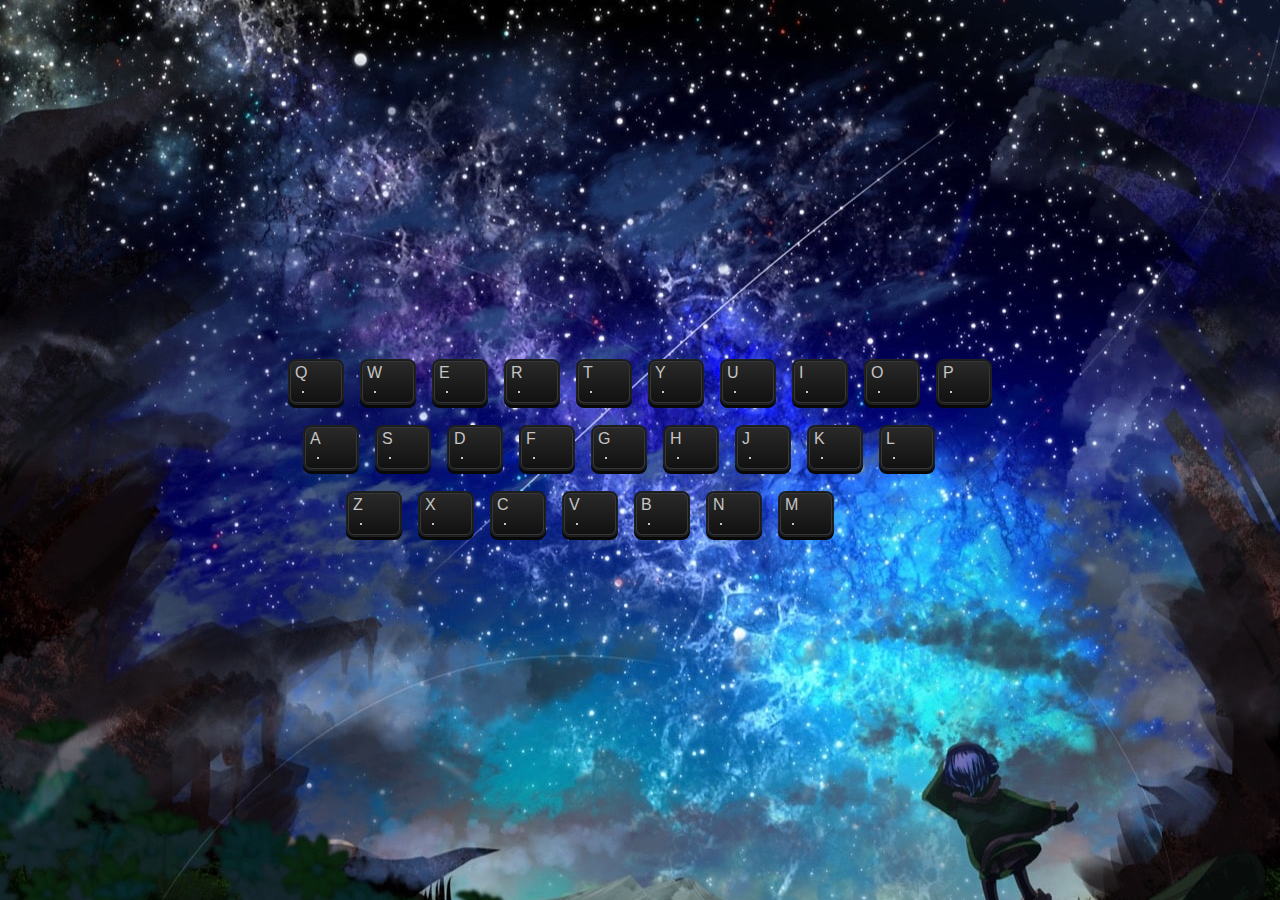
<file: nav-demo/index.html>
<!doctype html>
<html lang="en">
<head>
    <meta charset="UTF-8">
    <meta name="viewport"
          content="width=device-width, user-scalable=no, initial-scale=1.0, maximum-scale=1.0, minimum-scale=1.0">
    <meta http-equiv="X-UA-Compatible" content="ie=edge">
    <link rel="stylesheet" href="./css/style.css">
    <title>nav-demo</title>
</head>
<body>
    <header></header>
    <main>
        <div class="wrapper" id="main">

        </div>
    </main>
        <script>
            //初始化数据
            var keys = {
                '0': {0:'q',1:'w',2:'e',3:'r',4:'t',5:'y',6:'u',7:'i',8:'o',9:'p',length:10},
                '1': {0:'a',1:'s',2:'d',3:'f',4:'g',5:'h',6:'j',7:'k',8:'l',length:9},
                '2': {0:'z',1:'x',2:'c',3:'v',4:'b',5:'n',6:'m',length:7},
                'length': 3
            }
            var hash = {
                'q': 'qq.com', 'w': 'weibo.com'
            }
            var hashInLocalStorage=JSON.parse(localStorage.getItem('zzz'|| 'null'))
            if(hashInLocalStorage){
				hash = hashInLocalStorage
            }
            
            
            //生成键盘
            console.log(keys['length'])
            for (var index=0;index<keys['length'];index=index+1){
                var div = document.createElement('div')
                main.appendChild(div)
                div.className='row'

                var row=keys[index]
                console.log(keys[index])
                for (var index2=0;index2<row['length'];index2=index2+1){
                    var kbd=document.createElement('kbd')
                    kbd.className='key'
                    div.appendChild(kbd)
                    var span =document.createElement('span')
                    span.textContent=row[index2]
                    span.className='text'
                    kbd.appendChild(span)

                    var button=document.createElement('button')
                    button.id=row[index2]
                    //点击button按钮
                    button.onclick=function(click){
                        var button2=click['target']
                        console.log(click['target'])
                        var img2=button2.previousSibling
                        var key=button2['id']
                        var x=prompt('给我一个网址')
                        hash[key] = x  // hash 变更
                        img2.src = 'http://'+x + '/favicon.ico'
                        img2.onerror = function(xxx){
                            xxx.target.src = './ico.png'
                        }
                        localStorage.setItem('zzz', JSON.stringify(hash))
                    }
                    button.textContent='编辑'
                    kbd.appendChild(button)

                    var img=document.createElement('img')
                    if(hash[row[index2]]){
                        img.src = 'http://'+ hash[row[index2]] + '/favicon.ico'
                    }else{
                        img.src = './ico.png'
                    }
                    img.onerror = function(xxx){
                        xxx.target.src = './ico.png'
                    }
                    kbd.appendChild(img)
                }
            }


            //3、监听用户动作
            document.onkeypress=function (press) {
                var key = press['key']
                var website =hash[key]
                window.open('http://'+website, '_blank')

            }


            //工具函数
                

        </script>
</body>
</html>
</file>
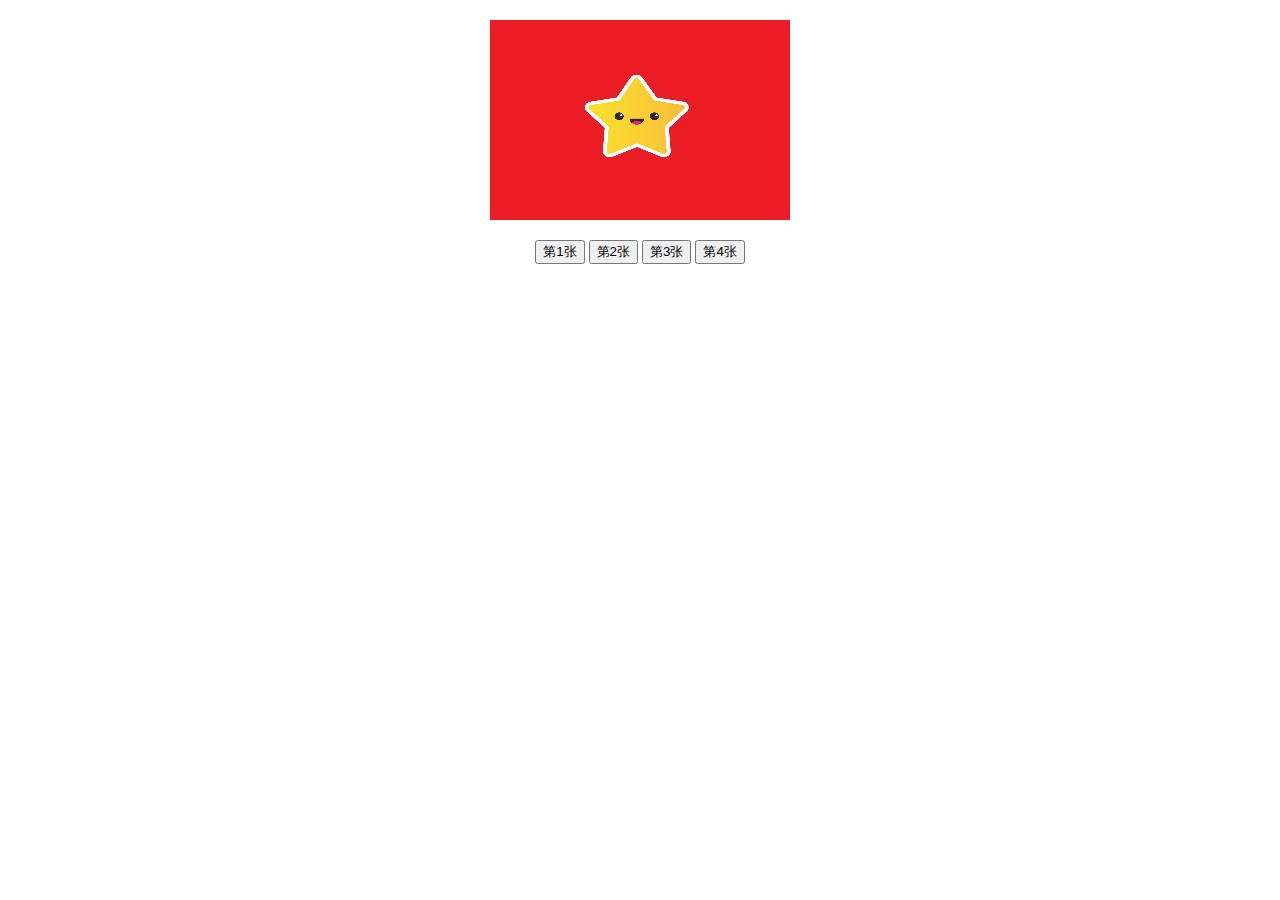
<file: Carousel/Carousel/index.html>
<!DOCTYPE html>
<html>

<head>
    
    <meta charset="utf-8">
    <script src="//code.jquery.com/jquery-2.1.1.min.js"></script>
    <link rel="stylesheet" href="css/style.css">
    <title>CarouselLoop</title>
    
</head>

<body>
    <div class="wrapper">
        <div class="window">
            <div class="images" id="images">
                <img src="./img/1.png" width=300 alt="图片1" height=200>
                <img src="./img/2.png" width=300 alt="图片2" height=200>
                <img src="./img/3.png" width=300 alt="图片3" height=200>
                <img src="./img/4.png" width=300 alt="图片4" height=200>
            </div>
        </div>
        <div id="buttons">
            <button>第1张</button>
            <button>第2张</button>
            <button>第3张</button>
            <button>第4张</button>
        </div>
    </div>
    <script>
    
    </script>
    <script src="js/main.js"></script>
</body>


</html>
</file>
<file: nav-demo/css/style.css>
*{
	margin:0;
	padding: 0;
}
body{background: grey url(../wall.jpg) no-repeat center center; } 
main{
	text-align: center;
	display: flex;      /*将对象作为弹性伸缩盒显示*/
	justify-content: center;          /*在弹性盒对象的 <div> 元素中的各项周围留有空白：*/
	align-items: center;
	height:100vh;
}

#main{
	display: inline-block;		/*不独占一行的内联元素*/
}
#main> div:nth-child(2){
	margin-left: -22px;
}

#main> div:nth-child(3){
	margin-left: -80px;
}

kbd{
	border:1px solid red;
	width: 4em;
	height: 4em;
	display: inline-block;
	text-transform: uppercase;
	position: relative;
}

kbd>button{
	position: absolute;
	right: 0;
	bottom: 0;
	display: none;

}

kbd:hover > button{display: inline-block; }


.key{
	width: 50px;
	height: 40px;
	background: linear-gradient(to bottom, #292929 0%,#111111 100%);
	border: 1px solid #373737; color: #C5C5C5; border-radius: 6px;
	box-shadow: 0 0 0 1px #1A1B1C, 0 0 0 2px #1F2020, 0 3px 0 2px #080808;
	position: relative;
	font-size: 16px;
	font-family: Helvetica;
}

.row{
	margin: 20px;
}

.row .key{
	margin: 0 10px;
}

.key img{
	width: 16px; height: 16px;
	position: absolute;
	left: 4px;
	bottom: 2px;
}

.key .text{
	position: absolute;
	left: 4px;
	top: 2px; }
</file>
<file: Carousel/Carousel/css/style.css>
/*flex布局，图片横向摆放*/

.images {
    display: flex;
    align-items: flex-start;
    transition: all 0.5s;
}

.images>img {
    vertical-align: top;
}

.window {
    margin: 20px auto;
    width: 300px;
    overflow: hidden;
}

/* 高亮 */
.red{
    color:yellow;
    fill: red;
    background:red;
}

.buttons{
}
.wrapper{
    text-align: center;
}
</file>
